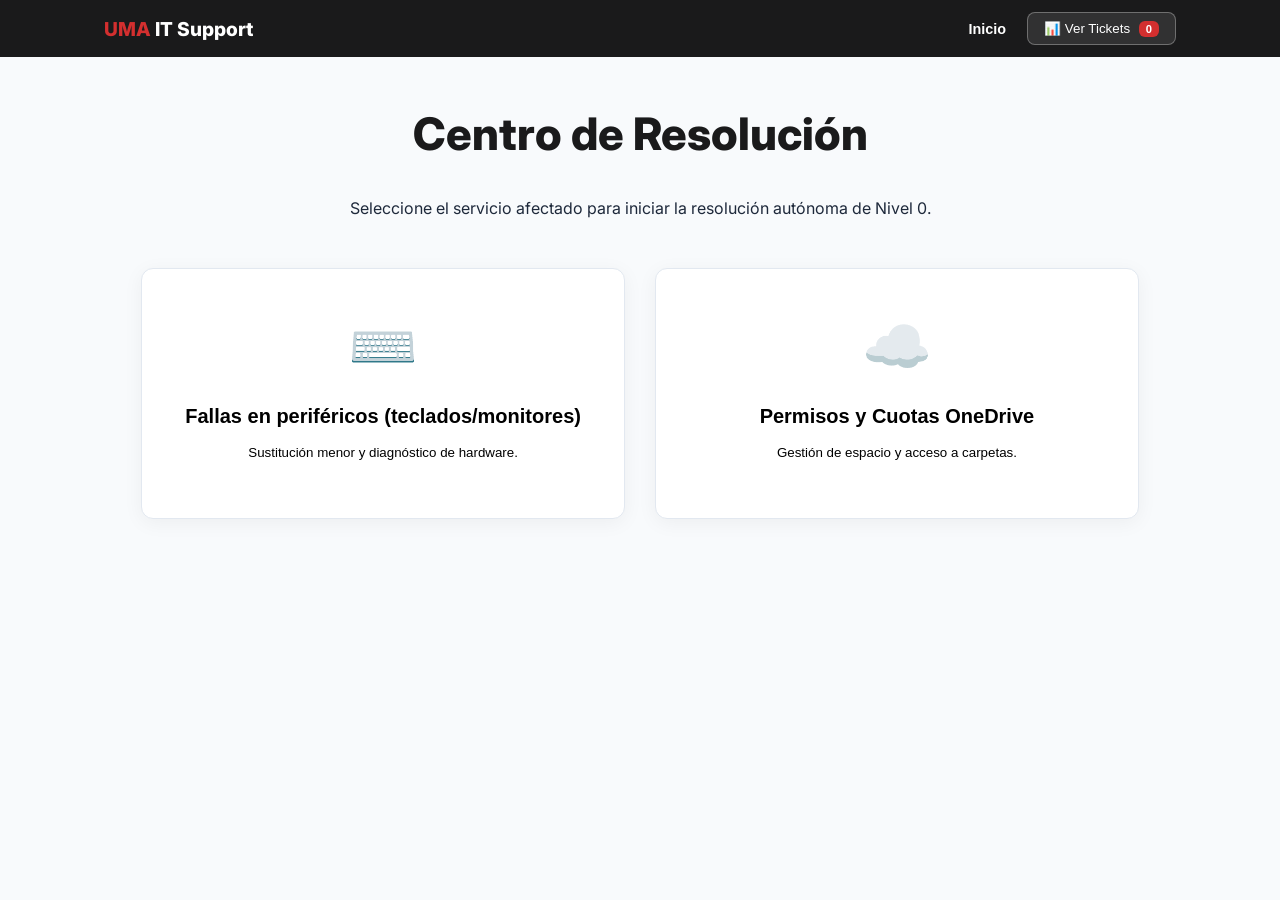
<file: index.html>
<!DOCTYPE html>
<html lang="es">
<head>
    <meta charset="UTF-8">
    <meta name="viewport" content="width=device-width, initial-scale=1.0">
    <title>Portal de Soporte UMA - Gestión de TI</title>
    <link rel="stylesheet" href="styles.css">
    <link href="https://fonts.googleapis.com/css2?family=Inter:wght@400;500;600;700;800&display=swap" rel="stylesheet">
</head>
<body>
    <nav class="top-nav">
        <div class="nav-container">
            <div class="nav-logo"><span>UMA</span> IT Support</div>
            <div class="nav-links">
                <button class="nav-btn-link" onclick="showView('home-view')">Inicio</button>
                <button class="nav-btn btn-primary-nav" onclick="showDashboard()">
                    📊 Ver Tickets <span id="ticket-count" class="badge">0</span>
                </button>
            </div>
        </div>
    </nav>

    <div class="main-container">
        <section id="home-view" class="view">
            <div class="hero-section">
                <h1>Centro de Resolución</h1>
                <p>Seleccione el servicio afectado para iniciar la resolución autónoma de Nivel 0.</p>
            </div>
            <nav class="portal-grid">
                <button class="support-card" onclick="startFlow('perifericos')">
                    <div class="card-icon">⌨️</div>
                    <h2>Fallas en periféricos (teclados/monitores)</h2>
                    <p>Sustitución menor y diagnóstico de hardware.</p>
                </button>
                <button class="support-card" onclick="startFlow('onedrive')">
                    <div class="card-icon">☁️</div>
                    <h2>Permisos y Cuotas OneDrive</h2>
                    <p>Gestión de espacio y acceso a carpetas.</p>
                </button>
            </nav>
        </section>

        <section id="flow-view" class="view hidden">
            <div class="wizard-container">
                <div class="progress-wrapper">
                    <div class="progress-container"><div id="progress-bar" class="progress-bar"></div></div>
                </div>
                <div class="flow-card">
                    <div id="step-1" class="step active">
                        <span class="step-tag">Paso 1: Energía</span>
                        <h3>Revisión de cables y encendido</h3>
                        <p>Asegúrese de que el monitor esté encendido. Si no da imagen, desconecte y vuelva a conectar el cable de energía al tomacorriente.</p>
                        <div class="btn-group">
                            <button class="btn-solved" onclick="solvedAction()">✅ ¡Solucionado!</button>
                            <button class="btn-black" onclick="nextStep(2)">Sigue fallando</button>
                        </div>
                    </div>
                    <div id="step-2" class="step">
                        <span class="step-tag">Paso 2: Conexión</span>
                        <h3>Prueba de Puertos y Limpieza</h3>
                        <p>Verifique que el puerto USB no tenga polvo o pelusa. Intente conectar el dispositivo en una ranura USB diferente.</p>
                        <div class="btn-group">
                            <button class="btn-solved" onclick="solvedAction()">✅ ¡Solucionado!</button>
                            <button class="btn-black" onclick="nextStep(3)">Sigue fallando</button>
                        </div>
                    </div>
                    <div id="step-3" class="step">
                        <span class="step-tag">Paso 3: Seguridad</span>
                        <h3>Inspección Física del Cable</h3>
                        <p>¿El cable presenta daños visibles, está pelado o roto? Requiere un reemplazo inmediato por seguridad.</p>
                        <div class="btn-group">
                            <button class="btn-danger" onclick="setEscalation('L1 - Daño Físico'); nextStep(6);">Sí, está roto</button>
                            <button class="btn-black" onclick="nextStep(4)">El cable está bien</button>
                        </div>
                    </div>
                    <div id="step-4" class="step">
                        <span class="step-tag">Paso 4: Software</span>
                        <h3>Prueba de Configuración</h3>
                        <p>Presione la tecla Windows + P. ¿Aparece el menú de proyección o el teclado reacciona a los comandos?</p>
                        <div class="btn-group">
                            <button class="btn-solved" onclick="solvedAction()">✅ ¡Solucionado!</button>
                            <button class="btn-black" onclick="setEscalation('L2 - Error de Drivers/SO'); nextStep(5);">No reacciona</button>
                        </div>
                    </div>
                    <div id="step-5" class="step">
                        <span class="step-tag">Paso 5: Triage</span>
                        <h3>Validación de Área</h3>
                        <p>¿Hay otros compañeros en su misma área con la misma falla masiva hoy? (Diferenciar L1 vs L4).</p>
                        <div class="btn-group">
                            <button class="btn-danger" onclick="setEscalation('L4 - Defecto de Lote'); nextStep(6);">Sí, falla masiva</button>
                            <button class="btn-black" onclick="nextStep(6);">No, solo soy yo</button>
                        </div>
                    </div>
                    <div id="step-6" class="step">
                        <span class="step-tag">Final</span>
                        <h3>Registro de Incidente</h3>
                        <p>Diagnóstico preliminar: <strong id="hw-diag-pre">L1 - Reemplazo Menor</strong></p>
                        <input type="text" id="user-name" placeholder="Tu nombre completo" class="modern-input">
                        <button class="btn-submit" onclick="generateTicket('Soporte Hardware')">Crear Ticket</button>
                    </div>
                </div>
            </div>
        </section>

        <section id="onedrive-flow" class="view hidden">
            <div class="wizard-container">
                <div class="progress-wrapper">
                    <div class="progress-container"><div id="od-progress-bar" class="progress-bar"></div></div>
                </div>
                <div class="flow-card">
                    <div id="od-step-1" class="step active">
                        <h3>Problema en OneDrive</h3>
                        <p>Seleccione el error exacto que muestra el sistema:</p>
                        <div class="btn-group-vertical">
                            <button class="option-btn" onclick="branchOneDrive('cuota')">☁️ Almacenamiento lleno / Cuota excedida</button>
                            <button class="option-btn" onclick="branchOneDrive('permisos')">🔑 Mensaje de "No tienes permiso"</button>
                            <button class="option-btn" style="border-color:#ff7675" onclick="prepareTicketOD('L4 - Microsoft (Caída de Servicio)')">🚨 Falla masiva de OneDrive (No abre a nadie)</button>
                        </div>
                    </div>
                    <div id="od-step-cuota-1" class="step">
                        <span class="step-tag">Espacio</span>
                        <h3>Limpieza de Datos</h3>
                        <p>Vacíe la papelera de reciclaje y elimine archivos antiguos ordenando por tamaño.</p>
                        <div class="btn-group">
                            <button class="btn-solved" onclick="solvedAction()">✅ ¡Solucionado!</button>
                            <button class="btn-black" onclick="prepareTicketOD('L2 - Aumento de Cuota')">Sigo sin espacio</button>
                        </div>
                    </div>
                    <div id="od-step-permisos-1" class="step">
                        <span class="step-tag">Acceso</span>
                        <h3>Gestión de Permisos</h3>
                        <p>Verifique su cuenta o solicite acceso al propietario mediante la notificación automática.</p>
                        <div class="btn-group">
                            <button class="btn-solved" onclick="solvedAction()">✅ Solicitado</button>
                            <button class="btn-black" onclick="prepareTicketOD('L2 - Corrección de Permisos')">Error persistente</button>
                        </div>
                    </div>
                    <div id="od-step-final" class="step">
                        <h3>Escalando Incidente</h3>
                        <p>Diagnóstico: <strong id="od-ticket-type"></strong></p>
                        <input type="text" id="od-user-name" placeholder="Tu nombre completo" class="modern-input">
                        <button class="btn-submit" onclick="generateTicketOD()">Enviar Reporte Cloud</button>
                    </div>
                </div>
            </div>
        </section>

        <section id="dashboard-view" class="view hidden">
            <header class="dashboard-header">
                <div class="header-info"><h2>Panel de Gestión</h2><p>Triage y cumplimiento de Matriz Diagnóstica.</p></div>
                <div class="dashboard-controls">
                    <div class="view-switcher"><button id="btn-list" onclick="switchDashboardView('table')">Lista</button><button id="btn-kanban" onclick="switchDashboardView('kanban')">Kanban</button></div>
                    <button class="btn-export" onclick="exportToExcel()">📥 Exportar CSV</button>
                </div>
            </header>
            <div id="table-container" class="table-wrapper">
                <table class="modern-table">
                    <thead><tr><th>ID</th><th>Solicitante</th><th>Categoría</th><th>Diagnóstico</th><th>SLA</th><th>Estado</th></tr></thead>
                    <tbody id="ticket-body"></tbody>
                </table>
            </div>
            <div id="kanban-container" class="kanban-board hidden">
                <div class="kanban-col" id="col-Abierto" ondrop="drop(event)" ondragover="allowDrop(event)"><div class="col-header"><span class="dot red"></span> Abiertos</div><div class="kanban-cards"></div></div>
                <div class="kanban-col" id="col-En-Proceso" ondrop="drop(event)" ondragover="allowDrop(event)"><div class="col-header"><span class="dot orange"></span> En Proceso</div><div class="kanban-cards"></div></div>
                <div class="kanban-col" id="col-Resuelto" ondrop="drop(event)" ondragover="allowDrop(event)"><div class="col-header"><span class="dot green"></span> Resueltos</div><div class="kanban-cards"></div></div>
            </div>
        </section>
    </div>

    <div id="custom-modal" class="modal-overlay hidden">
        <div class="modal-content">
            <div id="modal-icon">⚠️</div>
            <h3 id="modal-title">Atención</h3>
            <p id="modal-message"></p>
            <button class="btn-submit" onclick="closeModal()">Entendido</button>
        </div>
    </div>

    <script src="script.js"></script>
</body>
</html>
</file>
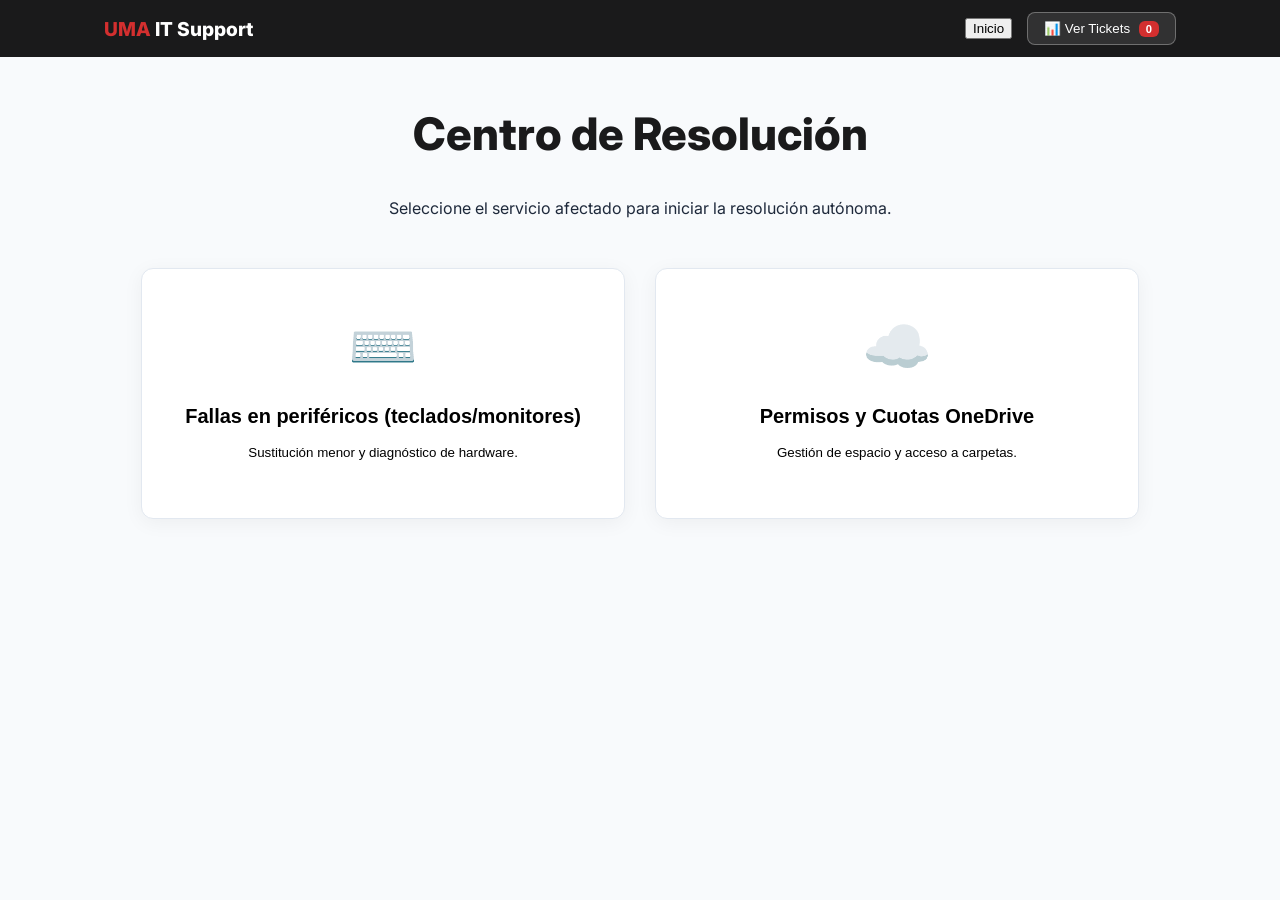
<file: proto.html>
<!DOCTYPE html>
<html lang="es">
<head>
    <meta charset="UTF-8">
    <meta name="viewport" content="width=device-width, initial-scale=1.0">
    <title>Portal de Soporte UMA - Gestión de TI</title>
    <link rel="stylesheet" href="styles.css">
    <link href="https://fonts.googleapis.com/css2?family=Inter:wght@400;500;600;700;800&display=swap" rel="stylesheet">
</head>
<body>
    <nav class="top-nav">
        <div class="nav-container">
            <div class="nav-logo"><span>UMA</span> IT Support</div>
            <div class="nav-links">
                <button class="nav-btn" onclick="showView('home-view')">Inicio</button>
                <button class="nav-btn btn-primary-nav" onclick="showDashboard()">
                    📊 Ver Tickets <span id="ticket-count" class="badge">0</span>
                </button>
            </div>
        </div>
    </nav>

    <div class="main-container">
        <section id="home-view" class="view">
            <div class="hero-section">
                <h1>Centro de Resolución</h1>
                <p>Seleccione el servicio afectado para iniciar la resolución autónoma.</p>
            </div>
            <nav class="portal-grid">
                <button class="support-card" onclick="startFlow('perifericos')">
                    <div class="card-icon">⌨️</div>
                    <h2>Fallas en periféricos (teclados/monitores)</h2>
                    <p>Sustitución menor y diagnóstico de hardware.</p>
                </button>
                <button class="support-card" onclick="startFlow('onedrive')">
                    <div class="card-icon">☁️</div>
                    <h2>Permisos y Cuotas OneDrive</h2>
                    <p>Gestión de espacio y acceso a carpetas.</p>
                </button>
            </nav>
        </section>

        <section id="flow-view" class="view hidden">
            <div class="wizard-container">
                <div class="progress-wrapper">
                    <div class="progress-container"><div id="progress-bar" class="progress-bar"></div></div>
                </div>
                <div class="flow-card">
                    <div id="step-1" class="step active">
                        <span class="step-tag">Paso 1: Energía</span>
                        <h3>Revisión de cables y encendido</h3>
                        <p>Asegúrese de que el monitor esté encendido. Si no da imagen, desconecte y vuelva a conectar el cable de energía al tomacorriente.</p>
                        <div class="btn-group">
                            <button class="btn-solved" onclick="solvedAction()">✅ ¡Solucionado!</button>
                            <button class="btn-black" onclick="nextStep(2)">Sigue fallando</button>
                        </div>
                    </div>
                    <div id="step-2" class="step">
                        <span class="step-tag">Paso 2: Conexión</span>
                        <h3>Prueba de Puertos y Limpieza</h3>
                        <p>Verifique que el puerto USB no tenga polvo o pelusa. Intente conectar el dispositivo en una ranura USB diferente.</p>
                        <div class="btn-group">
                            <button class="btn-solved" onclick="solvedAction()">✅ ¡Solucionado!</button>
                            <button class="btn-black" onclick="nextStep(3)">Probé otro puerto y sigue igual</button>
                        </div>
                    </div>
                    <div id="step-3" class="step">
                        <span class="step-tag">Paso 3: Seguridad</span>
                        <h3>Inspección Física del Cable</h3>
                        <p>¿El cable presenta daños visibles, está pelado o roto? (Requiere reemplazo inmediato por seguridad).</p>
                        <div class="btn-group">
                            <button class="btn-danger" onclick="setEscalation('Daño Físico'); nextStep(6);">Sí, está roto</button>
                            <button class="btn-black" onclick="nextStep(4)">El cable está bien</button>
                        </div>
                    </div>
                    <div id="step-4" class="step">
                        <span class="step-tag">Paso 4: Software</span>
                        <h3>Prueba de Configuración (Nivel 1 Call)</h3>
                        <p>Presione la tecla <b>Windows + P</b>. ¿Aparece el menú de proyección o el teclado reacciona a los comandos del sistema?</p>
                        <div class="btn-group">
                            <button class="btn-solved" onclick="solvedAction()">✅ ¡Solucionado!</button>
                            <button class="btn-black" onclick="setEscalation('Error de Drivers/SO'); nextStep(5);">No reacciona al software</button>
                        </div>
                    </div>
                    <div id="step-5" class="step">
                        <span class="step-tag">Paso 5: Triage</span>
                        <h3>Validación de Área (L1 vs L4)</h3>
                        <p>¿Hay otros compañeros en su misma área con la misma falla masiva hoy?</p>
                        <div class="btn-group">
                            <button class="btn-danger" onclick="setEscalation('Defecto de Lote'); nextStep(6);">Sí, falla masiva</button>
                            <button class="btn-black" onclick="nextStep(6);">No, solo soy yo</button>
                        </div>
                    </div>
                    <div id="step-6" class="step">
                        <span class="step-tag">Registro</span>
                        <h3>Creación de Ticket</h3>
                        <p>Diagnóstico preliminar: <strong id="hw-diag-pre">L1 - Reemplazo Menor</strong></p>
                        <input type="text" id="user-name" placeholder="Tu nombre completo" class="modern-input">
                        <button class="btn-submit" onclick="generateTicket('Soporte Hardware')">Crear Ticket</button>
                    </div>
                </div>
            </div>
        </section>

        <section id="onedrive-flow" class="view hidden">
            <div class="wizard-container">
                <div class="progress-wrapper">
                    <div class="progress-container"><div id="od-progress-bar" class="progress-bar"></div></div>
                </div>
                <div class="flow-card">
                    <div id="od-step-1" class="step active">
                        <h3>Problema en OneDrive</h3>
                        <p>Seleccione el error exacto que muestra el sistema:</p>
                        <div class="btn-group-vertical">
                            <button class="option-btn" onclick="branchOneDrive('cuota')">☁️ Almacenamiento lleno / Cuota excedida</button>
                            <button class="option-btn" onclick="branchOneDrive('permisos')">🔑 Mensaje de "No tienes permiso"</button>
                        </div>
                    </div>
                    <div id="od-step-cuota-1" class="step">
                        <span class="step-tag">Espacio</span>
                        <h3>Limpieza de Datos</h3>
                        <p>Vacíe la papelera de reciclaje y elimine archivos antiguos ordenando por tamaño en "Mis Archivos".</p>
                        <div class="btn-group">
                            <button class="btn-solved" onclick="solvedAction()">✅ ¡Solucionado!</button>
                            <button class="btn-black" onclick="prepareTicketOD('Límite de Capacidad (Cuota)')">Sigue sin espacio</button>
                        </div>
                    </div>
                    <div id="od-step-permisos-1" class="step">
                        <span class="step-tag">Acceso</span>
                        <h3>Gestión de Permisos</h3>
                        <p>Si no es el dueño, use la "notificación de permisos" para solicitar acceso automatizado al propietario.</p>
                        <div class="btn-group">
                            <button class="btn-solved" onclick="solvedAction()">✅ Solicitud Enviada</button>
                            <button class="btn-black" onclick="prepareTicketOD('Falla de acceso (Permisos)')">Error técnico de cuenta</button>
                        </div>
                    </div>
                    <div id="od-step-final" class="step">
                        <h3>Escalando a Nivel 1</h3>
                        <p>Incidente: <strong id="od-ticket-type"></strong></p>
                        <input type="text" id="od-user-name" placeholder="Tu nombre completo" class="modern-input">
                        <button class="btn-submit" onclick="generateTicketOD()">Enviar Reporte Cloud</button>
                    </div>
                </div>
            </div>
        </section>

        <section id="dashboard-view" class="view hidden">
            <header class="dashboard-header">
                <div class="header-info">
                    <h2>Panel de Gestión</h2>
                    <p>Monitoreo de cumplimiento</p>
                </div>
                <div class="dashboard-controls">
                    <div class="view-switcher">
                        <button id="btn-list" onclick="switchDashboardView('table')">Lista</button>
                        <button id="btn-kanban" onclick="switchDashboardView('kanban')">Kanban</button>
                    </div>
                    <button class="btn-export" onclick="exportToExcel()">📥 Reporte CSV</button>
                </div>
            </header>

            <div id="table-container" class="table-wrapper">
                <table class="modern-table">
                    <thead>
                        <tr><th>ID</th><th>Solicitante</th><th>Categoría</th><th>Diagnóstico</th><th>Tiempo de respuesta</th><th>Estado</th></tr>
                    </thead>
                    <tbody id="ticket-body"></tbody>
                </table>
            </div>

            <div id="kanban-container" class="kanban-board hidden">
                <div class="kanban-col" id="col-Abierto" ondrop="drop(event)" ondragover="allowDrop(event)">
                    <div class="col-header"><span class="dot red"></span> Abiertos</div>
                    <div class="kanban-cards"></div>
                </div>
                <div class="kanban-col" id="col-En-Proceso" ondrop="drop(event)" ondragover="allowDrop(event)">
                    <div class="col-header"><span class="dot orange"></span> En Proceso</div>
                    <div class="kanban-cards"></div>
                </div>
                <div class="kanban-col" id="col-Resuelto" ondrop="drop(event)" ondragover="allowDrop(event)">
                    <div class="col-header"><span class="dot green"></span> Resueltos</div>
                    <div class="kanban-cards"></div>
                </div>
            </div>
        </section>
    </div>
    <script src="script.js"></script>
</body>
</html>
</file>
<file: styles.css>
:root {
    --uma-red: #d32f2f;
    --uma-black: #1a1a1b;
    --bg-light: #f8fafc;
    --white: #ffffff;
    --text-main: #1e293b;
    --text-muted: #64748b;
    --shadow: 0 4px 20px rgba(0,0,0,0.05);
    --radius: 12px;
}

* { box-sizing: border-box; transition: 0.3s ease-in-out; }
body { font-family: 'Inter', sans-serif; background-color: var(--bg-light); margin: 0; color: var(--text-main); }

/* NAVBAR CORREGIDA */
.top-nav { background: var(--uma-black); padding: 12px 0; position: sticky; top: 0; z-index: 100; }
.nav-container { max-width: 1200px; margin: 0 auto; display: flex; justify-content: space-between; align-items: center; padding: 0 5%; }
.nav-logo { color: white; font-weight: 800; font-size: 1.2rem; }
.nav-logo span { color: var(--uma-red); }
.nav-links { display: flex; align-items: center; gap: 15px; }
.nav-btn-link { background: transparent; border: none; color: white; cursor: pointer; font-weight: 600; font-size: 0.9rem; }
.btn-primary-nav { background: rgba(255,255,255,0.1); border: 1px solid rgba(255,255,255,0.3); padding: 8px 16px; border-radius: 8px; color: white; cursor: pointer; }
.badge { background: var(--uma-red); color: white; padding: 2px 7px; border-radius: 6px; font-size: 0.7rem; font-weight: 700; margin-left: 5px; }

/* HOME ANIMADO */
.main-container { max-width: 1100px; margin: 50px auto; padding: 0 4%; text-align: center; }
.hero-section { margin-bottom: 50px; animation: fadeInDown 0.6s ease-out; }
.hero-section h1 { font-size: 2.8rem; font-weight: 800; color: var(--uma-black); }
.portal-grid { display: grid; grid-template-columns: repeat(auto-fit, minmax(320px, 1fr)); gap: 30px; }
.support-card { background: var(--white); border: 1px solid #e2e8f0; border-radius: var(--radius); padding: 45px 30px; cursor: pointer; box-shadow: var(--shadow); position: relative; animation: fadeInUp 0.8s ease-out; }
.support-card:hover { transform: translateY(-6px); border-color: var(--uma-red); box-shadow: 0 10px 30px rgba(0,0,0,0.08); }
.card-icon { font-size: 3.5rem; margin-bottom: 25px; display: block; }

/* WIZARD */
.wizard-container { max-width: 650px; margin: 0 auto; text-align: left; }
.progress-container { background: #e2e8f0; height: 10px; border-radius: 10px; margin-bottom: 35px; overflow: hidden; }
.progress-bar { background: var(--uma-red); height: 100%; width: 0%; border-radius: 10px; transition: width 0.5s ease; }
.flow-card { background: var(--white); padding: 45px; border-radius: 16px; box-shadow: var(--shadow); border: 1px solid #e2e8f0; min-height: 320px; animation: scaleIn 0.4s ease; }
.step { display: none; }
.step.active { display: block; }
.step-tag { display: inline-block; background: #fee2e2; color: #991b1b; font-size: 0.75rem; font-weight: 800; padding: 5px 14px; border-radius: 30px; margin-bottom: 20px; }

/* BOTONES */
.btn-group { display: flex; gap: 15px; margin-top: 30px; }
.btn-group-vertical { display: flex; flex-direction: column; gap: 15px; margin-top: 25px; }
.btn-solved { background: #10b981; color: white; border: none; padding: 16px; border-radius: 10px; font-weight: 700; cursor: pointer; }
.btn-black { background: var(--uma-black); color: white; border: none; padding: 16px; border-radius: 10px; font-weight: 700; cursor: pointer; }
.btn-danger { background: #ef4444; color: white; border: none; padding: 16px; border-radius: 10px; font-weight: 700; cursor: pointer; }
.btn-submit { width: 100%; background: var(--uma-red); color: white; border: none; padding: 18px; border-radius: 10px; font-weight: 800; cursor: pointer; }
.option-btn { width: 100%; background: white; border: 2px solid #e2e8f0; padding: 20px; border-radius: 12px; text-align: left; font-weight: 700; margin-bottom: 12px; cursor: pointer; }
.option-btn:hover { border-color: var(--uma-red); background: #fef2f2; transform: scale(1.01); }
.modern-input { width: 100%; padding: 16px; border: 2px solid #e2e8f0; border-radius: 10px; margin: 25px 0; outline: none; }

/* DASHBOARD */
.dashboard-header { display: flex; justify-content: space-between; align-items: flex-end; margin-bottom: 40px; text-align: left; }
.dashboard-controls { display: flex; align-items: center; gap: 12px; }
.view-switcher { background: #e2e8f0; padding: 4px; border-radius: 10px; display: flex; }
.view-switcher button { background: transparent; border: none; padding: 10px 24px; cursor: pointer; border-radius: 8px; font-weight: 700; color: var(--text-muted); font-size: 0.9rem; }
.view-switcher button.active-btn { background: var(--white); color: var(--uma-red); box-shadow: 0 2px 6px rgba(0,0,0,0.1); }
.btn-export { background: #15803d; color: white; border: none; padding: 14px 22px; border-radius: 10px; font-weight: 700; cursor: pointer; font-size: 0.9rem; }

/* TABLA Y KANBAN */
.table-wrapper { background: var(--white); border-radius: 14px; overflow: hidden; box-shadow: var(--shadow); border: 1px solid #e2e8f0; }
.modern-table { width: 100%; border-collapse: collapse; text-align: left; }
.modern-table th { background: #f8fafc; padding: 18px; font-size: 0.85rem; color: var(--text-muted); border-bottom: 1px solid #e2e8f0; }
.modern-table td { padding: 18px; border-bottom: 1px solid #f1f5f9; }

.kanban-board { display: grid; grid-template-columns: repeat(3, 1fr); gap: 25px; margin-top: 20px; }
.kanban-col { background: #f1f5f9; border-radius: 16px; min-height: 600px; padding: 20px; text-align: left; }
.col-header { font-weight: 800; display: flex; align-items: center; gap: 10px; margin-bottom: 25px; }
.dot { width: 10px; height: 10px; border-radius: 50%; }
.dot.red { background: #ef4444; }
.dot.orange { background: #f59e0b; }
.dot.green { background: #10b981; }

.kanban-card { background: var(--white); border-radius: 12px; padding: 20px; margin-bottom: 15px; box-shadow: 0 2px 4px rgba(0,0,0,0.04); border-left: 6px solid #e2e8f0; cursor: grab; }
.badge-service { display: inline-block; padding: 4px 10px; border-radius: 6px; font-size: 0.7rem; font-weight: 800; margin-bottom: 10px; text-transform: uppercase; }
.bg-hardware { background: #fef2f2; color: #991b1b; }
.bg-cloud { background: #eff6ff; color: #1e40af; }

/* MODAL */
.modal-overlay { position: fixed; top: 0; left: 0; width: 100%; height: 100%; background: rgba(0,0,0,0.6); display: flex; align-items: center; justify-content: center; z-index: 1000; backdrop-filter: blur(4px); }
.modal-content { background: white; padding: 40px; border-radius: 20px; text-align: center; max-width: 400px; box-shadow: 0 10px 40px rgba(0,0,0,0.3); animation: scaleIn 0.3s ease; }
#modal-icon { font-size: 3.5rem; margin-bottom: 15px; }

/* ANIMACIONES */
.hidden { display: none !important; }
@keyframes fadeInDown { from { transform: translateY(-20px); opacity: 0; } to { transform: translateY(0); opacity: 1; } }
@keyframes fadeInUp { from { transform: translateY(20px); opacity: 0; } to { transform: translateY(0); opacity: 1; } }
@keyframes slideUp { from { transform: translateY(15px); opacity: 0; } to { transform: translateY(0); opacity: 1; } }
@keyframes scaleIn { from { transform: scale(0.9); opacity: 0; } to { transform: scale(1); opacity: 1; } }
</file>
